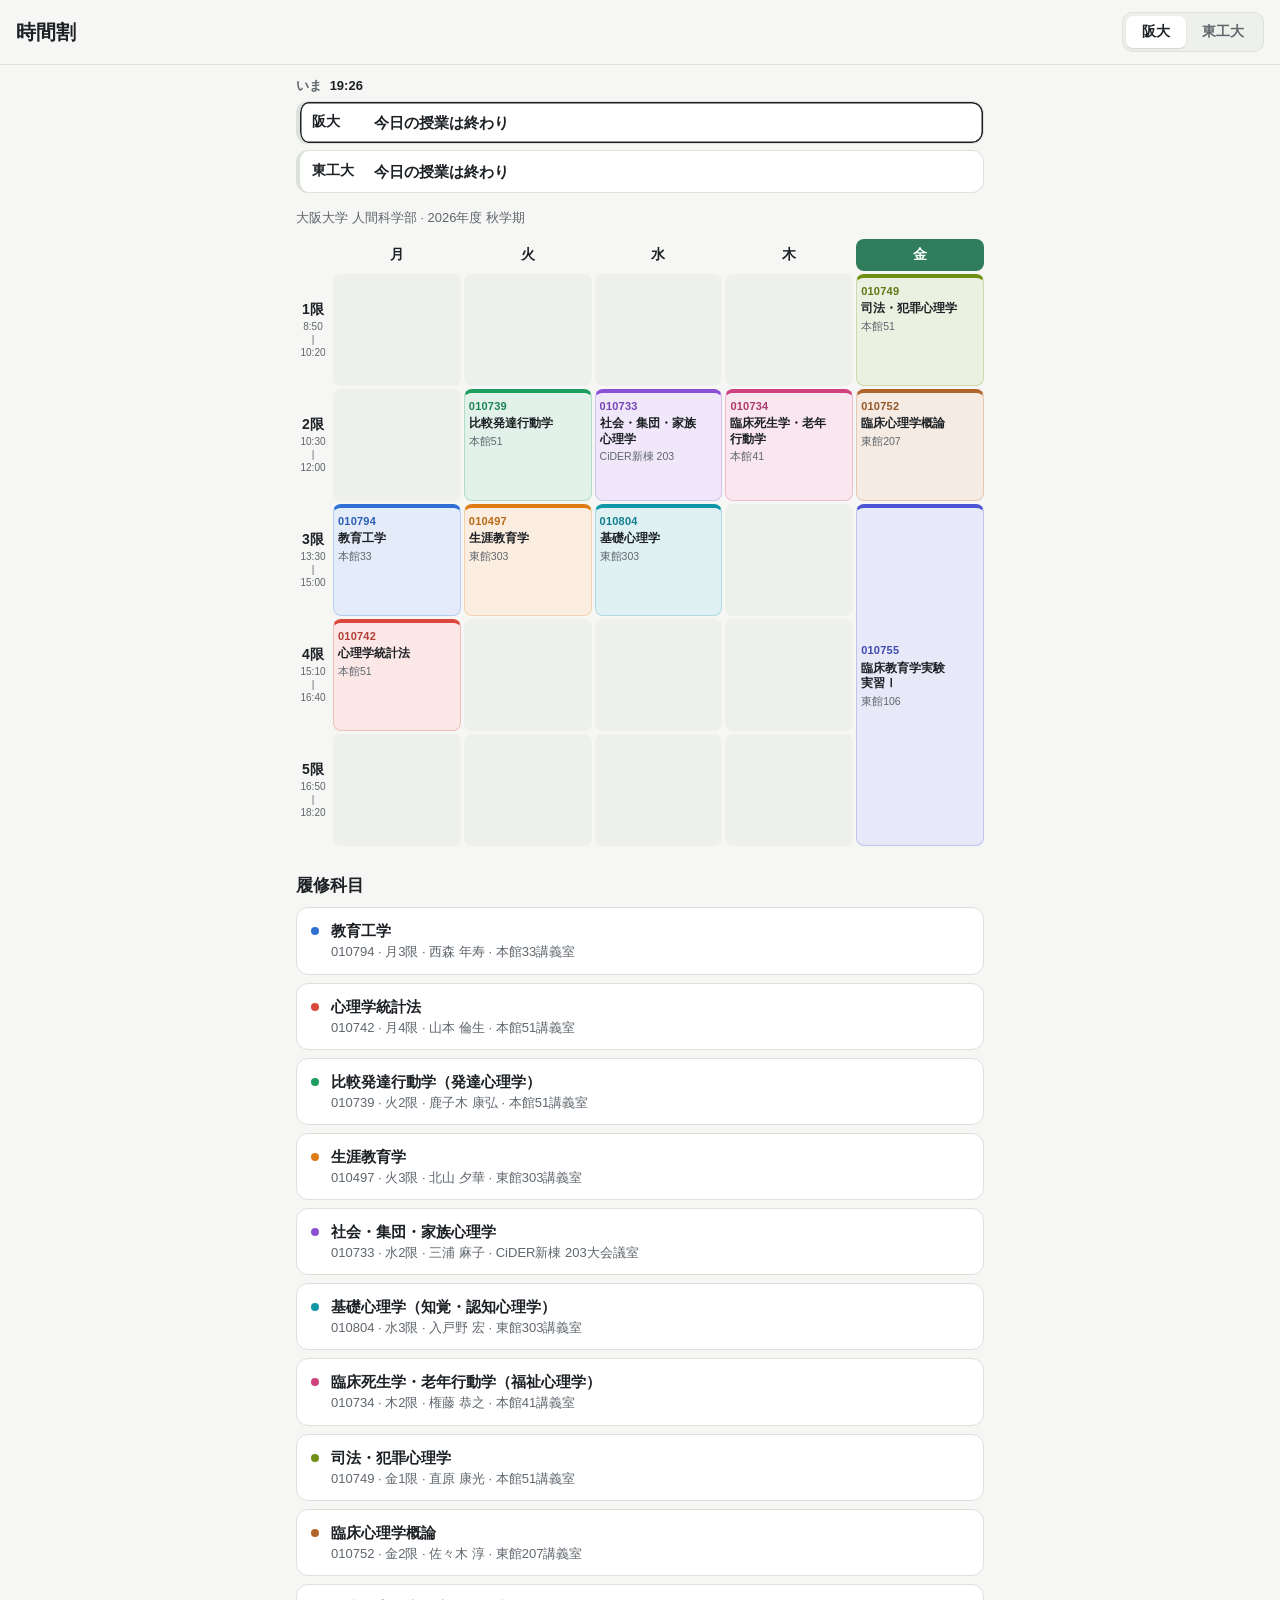
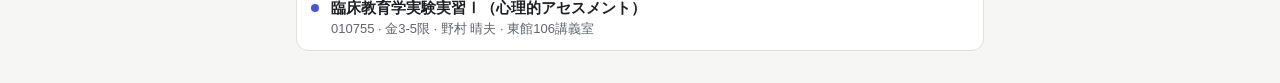
<file: index.html>
<!doctype html>
<html lang="ja">
<head>
  <meta charset="utf-8">
  <meta name="viewport" content="width=device-width, initial-scale=1, maximum-scale=1, user-scalable=no, viewport-fit=cover">
  <title>ふたりの時間割</title>
  <meta name="theme-color" content="#f6f7f5" media="(prefers-color-scheme: light)">
  <meta name="theme-color" content="#16181a" media="(prefers-color-scheme: dark)">
  <meta name="apple-mobile-web-app-capable" content="yes">
  <meta name="apple-mobile-web-app-title" content="時間割">
  <meta name="apple-mobile-web-app-status-bar-style" content="default">
  <link rel="manifest" href="manifest.webmanifest">
  <link rel="icon" href="icon-192.png">
  <link rel="apple-touch-icon" href="icon-192.png">
  <link rel="stylesheet" href="style.css">
</head>
<body>
  <header class="top">
    <h1>時間割</h1>
    <nav class="tabs" role="tablist" id="tabs"></nav>
  </header>

  <main>
    <section class="now" id="now" aria-live="polite"></section>
    <p class="meta" id="meta"></p>
    <section class="grid" id="grid" aria-label="時間割表"></section>

    <h2>履修科目</h2>
    <ul class="list" id="list"></ul>
  </main>

  <script src="data.js"></script>
  <script src="app.js"></script>
</body>
</html>
</file>
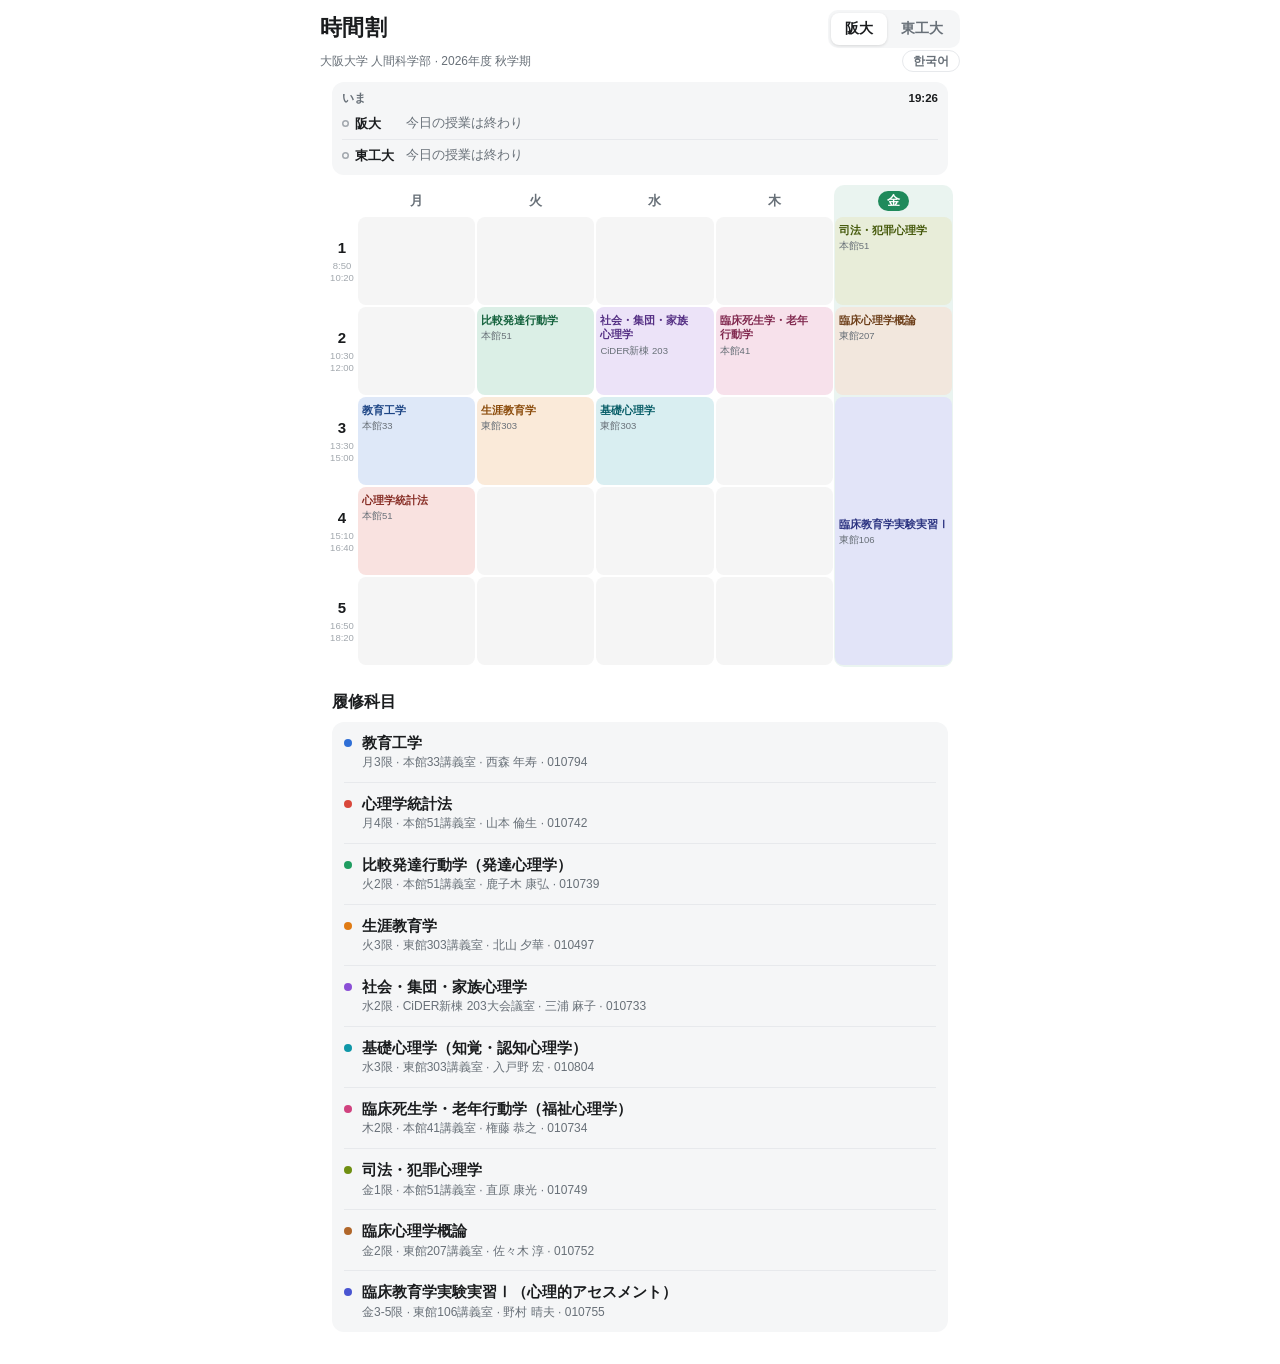
<file: draft/index.html>
<!doctype html>
<html lang="ja">
<head>
  <meta charset="utf-8">
  <meta name="viewport" content="width=device-width, initial-scale=1, maximum-scale=1, user-scalable=no, viewport-fit=cover">
  <title>ふたりの時間割 デザイン案</title>
  <meta name="theme-color" content="#ffffff" media="(prefers-color-scheme: light)">
  <meta name="theme-color" content="#141416" media="(prefers-color-scheme: dark)">
  <link rel="icon" href="../icon-192.png">
  <link rel="stylesheet" href="style.css">
</head>
<body>
  <header class="top">
    <div class="top-row">
      <h1 id="title">時間割</h1>
      <nav class="tabs" role="tablist" id="tabs"></nav>
    </div>
    <div class="meta-row">
      <p class="meta" id="meta"></p>
      <button class="lang" id="lang" type="button">한국어</button>
    </div>
  </header>

  <main>
    <section class="now" id="now" aria-live="polite"></section>
    <section class="grid" id="grid" aria-label="時間割表"></section>

    <h2 id="list-title">履修科目</h2>
    <ul class="list" id="list"></ul>
  </main>

  <script src="../data.js"></script>
  <script src="app.js"></script>
</body>
</html>
</file>
<file: style.css>
:root {
  --bg: #f6f7f5;
  --surface: #ffffff;
  --cell: #eef0ec;
  --text: #1d2125;
  --sub: #5f666d;
  --line: #dde1dc;
  --accent: #2f7d5b;
  --accent-soft: #e2efe8;
  --tint: 13%;
}

@media (prefers-color-scheme: dark) {
  :root:not([data-theme="light"]) {
    --bg: #16181a;
    --surface: #1f2225;
    --cell: #1b1e20;
    --text: #e7e9ea;
    --sub: #9aa1a7;
    --line: #2d3236;
    --accent: #5bb38a;
    --accent-soft: #23362d;
    --tint: 22%;
  }
}
:root[data-theme="dark"] {
  --bg: #16181a;
  --surface: #1f2225;
  --cell: #1b1e20;
  --text: #e7e9ea;
  --sub: #9aa1a7;
  --line: #2d3236;
  --accent: #5bb38a;
  --accent-soft: #23362d;
  --tint: 22%;
}

* { box-sizing: border-box; }

html, body {
  margin: 0;
  overflow-x: clip;
  overscroll-behavior: none;
  touch-action: pan-y; /* ピンチ拡大とダブルタップ拡大を止める */
}

body {
  background: var(--bg);
  color: var(--text);
  font-family: -apple-system, BlinkMacSystemFont, "Hiragino Sans", "Hiragino Kaku Gothic ProN", "Noto Sans JP", "Yu Gothic UI", Meiryo, sans-serif;
  font-size: 15px;
  line-height: 1.4;
  -webkit-text-size-adjust: 100%;
}

.top {
  position: sticky;
  top: 0;
  z-index: 2;
  display: flex;
  align-items: center;
  justify-content: space-between;
  gap: 12px;
  padding: calc(env(safe-area-inset-top) + 12px) 16px 12px;
  background: var(--bg);
  border-bottom: 1px solid var(--line);
}

h1 { margin: 0; font-size: 20px; font-weight: 700; }

.tabs {
  display: flex;
  padding: 3px;
  border-radius: 10px;
  background: var(--cell);
  border: 1px solid var(--line);
}
.tabs button {
  appearance: none;
  border: 0;
  background: transparent;
  color: var(--sub);
  font: inherit;
  font-size: 14px;
  font-weight: 600;
  padding: 6px 16px;
  border-radius: 7px;
  cursor: pointer;
}
.tabs button[aria-selected="true"] {
  background: var(--surface);
  color: var(--text);
  box-shadow: 0 1px 2px rgba(0, 0, 0, .12);
}

main {
  max-width: 720px;
  margin: 0 auto;
  padding: 12px 16px calc(env(safe-area-inset-bottom) + 32px);
}

/* いま */
.now {
  display: grid;
  gap: 6px;
  margin-bottom: 16px;
}
.now-head { color: var(--sub); font-size: 13px; font-weight: 600; }
.now-head time { color: var(--text); font-variant-numeric: tabular-nums; margin-left: 4px; }
.now-row {
  appearance: none;
  display: grid;
  grid-template-columns: 52px 1fr;
  align-items: center;
  gap: 10px;
  width: 100%;
  padding: 10px 12px;
  border-radius: 12px;
  border: 1px solid var(--line);
  border-left: 4px solid var(--c);
  background: var(--surface);
  color: var(--text);
  font: inherit;
  text-align: left;
  cursor: pointer;
}
.now-row.in { background: color-mix(in srgb, var(--c) var(--tint), var(--surface)); }
.now-row.active { box-shadow: 0 0 0 1.5px var(--text) inset; }
.now-row .who { font-weight: 700; font-size: 14px; }
.now-row .what { display: grid; gap: 2px; min-width: 0; }
.now-row .main { font-weight: 600; display: flex; align-items: center; gap: 6px; flex-wrap: wrap; }
.now-row .sub { color: var(--sub); font-size: 12.5px; }
.badge {
  font-size: 10.5px;
  font-weight: 700;
  padding: 1px 6px;
  border-radius: 999px;
  background: var(--c);
  color: #fff;
}

.meta { margin: 0 0 12px; color: var(--sub); font-size: 13px; }

/* 時間割グリッド */
.grid {
  display: grid;
  grid-template-columns: 34px repeat(5, minmax(0, 1fr));
  grid-auto-rows: auto;
  gap: 3px;
}
.grid .day {
  text-align: center;
  font-weight: 600;
  font-size: 14px;
  padding: 6px 0;
  border-radius: 8px;
}
.grid .day.today { background: var(--accent); color: #fff; }

.grid .period {
  display: flex;
  flex-direction: column;
  align-items: center;
  justify-content: center;
  min-height: 112px;
  color: var(--sub);
  font-size: 10px;
  line-height: 1.3;
  text-align: center;
}
.grid .period b { color: var(--text); font-size: 14px; margin-bottom: 2px; }

.grid .empty { background: var(--cell); border-radius: 8px; }

.card {
  position: relative;
  display: flex;
  flex-direction: column;
  gap: 2px;
  min-width: 0;
  padding: 6px 4px;
  border-radius: 8px;
  background: color-mix(in srgb, var(--c) var(--tint), var(--surface));
  border: 1px solid color-mix(in srgb, var(--c) 35%, var(--surface));
  border-top: 4px solid var(--c);
  overflow: hidden;
}
.card .code { color: color-mix(in srgb, var(--c) 80%, var(--text)); font-size: 11px; font-weight: 700; letter-spacing: .02em; }
.card .name {
  font-size: 12px;
  font-weight: 600;
  line-height: 1.3;
  word-break: keep-all;
  line-break: strict;
  overflow-wrap: anywhere;
}
.card .room {
  color: var(--sub);
  font-size: 10.5px;
  word-break: keep-all;
  overflow-wrap: anywhere;
}
.card.long { justify-content: center; }
.card.now { box-shadow: 0 0 0 2px var(--c); }

.card.tentative, .card.either {
  border-style: dashed;
  border-top-style: solid;
  border-color: var(--c);
  background: color-mix(in srgb, var(--c) 6%, var(--surface));
}
.card .flag {
  align-self: flex-start;
  font-size: 9.5px;
  font-weight: 700;
  white-space: nowrap;
  padding: 0 3px;
  border-radius: 4px;
  border: 1px solid var(--sub);
  color: var(--sub);
}

/* 履修科目リスト */
h2 { font-size: 17px; margin: 28px 0 10px; }

.list { list-style: none; margin: 0; padding: 0; display: grid; gap: 8px; }
.list li {
  display: grid;
  grid-template-columns: 8px 1fr;
  column-gap: 12px;
  align-items: start;
  padding: 12px 14px;
  border-radius: 12px;
  background: var(--surface);
  border: 1px solid var(--line);
}
.list .dot { width: 8px; height: 8px; border-radius: 50%; margin-top: 7px; background: var(--c); }
.list .title { font-weight: 600; }
.list .flag { font-size: 11px; color: var(--sub); border: 1px solid var(--sub); border-radius: 4px; padding: 0 4px; margin-left: 6px; vertical-align: 2px; }
.list .detail { color: var(--sub); font-size: 13px; margin-top: 2px; }
</file>
<file: draft/style.css>
:root {
  --bg: #ffffff;
  --panel: #f5f6f7;
  --slot: rgba(24, 28, 32, .045);
  --text: #1a1c1e;
  --sub: #687078;
  --faint: #a2a8ae;
  --line: #e7e9ec;
  --accent: #1f8a5b;
  --fill: 16%;      /* 授業カードの塗りの濃さ */
  --ink-mix: 62%;   /* 授業名の文字色（科目の色をどれだけ残すか） */
  --ink-base: #000;
  color-scheme: light;
}

@media (prefers-color-scheme: dark) {
  :root:not([data-theme="light"]) {
    --bg: #141416;
    --panel: #1d1e21;
    --slot: rgba(255, 255, 255, .05);
    --text: #eceef0;
    --sub: #9aa1a8;
    --faint: #62676d;
    --line: #2a2c30;
    --accent: #4cc38a;
    --fill: 26%;
    --ink-mix: 50%;
    --ink-base: #fff;
    color-scheme: dark;
  }
}
:root[data-theme="dark"] {
  --bg: #141416;
  --panel: #1d1e21;
  --slot: rgba(255, 255, 255, .05);
  --text: #eceef0;
  --sub: #9aa1a8;
  --faint: #62676d;
  --line: #2a2c30;
  --accent: #4cc38a;
  --fill: 26%;
  --ink-mix: 50%;
  --ink-base: #fff;
  color-scheme: dark;
}

* { box-sizing: border-box; }

html, body {
  margin: 0;
  overflow-x: clip;
  overscroll-behavior: none;
  touch-action: pan-y; /* ピンチ拡大とダブルタップ拡大を止める */
}

body {
  background: var(--bg);
  color: var(--text);
  font-family: -apple-system, BlinkMacSystemFont, "Hiragino Sans", "Hiragino Kaku Gothic ProN", "Noto Sans JP", "Yu Gothic UI", Meiryo, sans-serif;
  font-size: 15px;
  line-height: 1.4;
  -webkit-text-size-adjust: 100%;
  -webkit-tap-highlight-color: transparent;
}
html:lang(ko) body {
  font-family: -apple-system, BlinkMacSystemFont, "Apple SD Gothic Neo", "Noto Sans KR", "Malgun Gothic", "Hiragino Sans", sans-serif;
}

button { font: inherit; color: inherit; }

/* 見出しとタブ */
.top {
  position: sticky;
  top: 0;
  z-index: 10;
  padding: calc(env(safe-area-inset-top) + 10px) 12px 8px;
  background: var(--bg);
}
.top > * { max-width: 640px; margin-inline: auto; }
.top-row { display: flex; align-items: center; justify-content: space-between; gap: 12px; }
h1 { margin: 0; font-size: 22px; font-weight: 800; letter-spacing: .02em; }
.meta-row { display: flex; align-items: center; justify-content: space-between; gap: 8px; margin-top: 2px; }
.meta { margin: 0; min-width: 0; font-size: 12px; color: var(--sub); }
.lang {
  appearance: none;
  flex: none;
  padding: 2px 10px;
  border: 1px solid var(--line);
  border-radius: 999px;
  background: transparent;
  color: var(--sub);
  font-size: 12px;
  font-weight: 600;
  cursor: pointer;
}

.tabs { display: flex; padding: 3px; border-radius: 10px; background: var(--panel); }
.tabs button {
  appearance: none;
  border: 0;
  background: transparent;
  color: var(--sub);
  font-size: 14px;
  font-weight: 700;
  padding: 6px 14px;
  border-radius: 8px;
  cursor: pointer;
}
.tabs button[aria-selected="true"] {
  background: var(--bg);
  color: var(--text);
  box-shadow: 0 1px 3px rgba(0, 0, 0, .12);
}

main {
  max-width: 640px;
  margin: 0 auto;
  padding: 0 8px calc(env(safe-area-inset-bottom) + 32px);
}

/* いま */
.now {
  display: grid;
  margin: 2px 4px 12px;
  padding: 8px 10px 4px;
  border-radius: 12px;
  background: var(--panel);
}
.now-head {
  display: flex;
  justify-content: space-between;
  padding-bottom: 2px;
  font-size: 11.5px;
  font-weight: 700;
  color: var(--sub);
}
.now-head time { color: var(--text); font-variant-numeric: tabular-nums; }
.now-row {
  appearance: none;
  display: grid;
  grid-template-columns: minmax(56px, auto) 1fr auto;
  align-items: baseline;
  gap: 8px;
  padding: 6px 0;
  border: 0;
  background: transparent;
  text-align: left;
  cursor: pointer;
}
.now-row + .now-row { border-top: 1px solid var(--line); }
.who { display: inline-flex; align-items: center; gap: 6px; font-size: 13px; font-weight: 700; white-space: nowrap; }
.who::before {
  content: "";
  flex: none;
  width: 7px;
  height: 7px;
  border-radius: 50%;
  box-shadow: inset 0 0 0 1.5px var(--faint);
}
.now-row.in .who::before { background: var(--c); box-shadow: none; }
.what { min-width: 0; font-size: 13px; line-height: 1.45; }
.what .dim { color: var(--sub); }
.sep { margin: 0 4px; color: var(--faint); }
.nw { white-space: nowrap; }
.when { font-size: 12px; color: var(--sub); white-space: nowrap; font-variant-numeric: tabular-nums; }

/* 時間割表 */
.grid {
  display: grid;
  grid-template-columns: 28px repeat(5, minmax(0, 1fr));
  gap: 2px;
}
.today-col {
  margin: -2px -1px;
  border-radius: 10px;
  background: color-mix(in srgb, var(--accent) 9%, transparent);
}
.day, .period, .slot, .card { position: relative; z-index: 1; }

.day { display: grid; place-items: center; font-size: 13px; font-weight: 700; color: var(--sub); }
.day.today span { padding: 1px 9px; border-radius: 999px; background: var(--accent); color: #fff; }

.period {
  display: flex;
  flex-direction: column;
  align-items: center;
  justify-content: center;
  gap: 1px;
  text-align: center;
  font-size: 9.5px;
  line-height: 1.2;
  color: var(--faint);
  font-variant-numeric: tabular-nums;
}
.period b { margin-bottom: 2px; font-size: 15px; color: var(--text); }
.period.cur b { color: var(--accent); }

.slot { border-radius: 8px; background: var(--slot); }
.slot.in-today { background: transparent; }

.card {
  display: flex;
  flex-direction: column;
  gap: 3px;
  min-width: 0;
  padding: 6px 3px 6px 4px;
  border-radius: 8px;
  background: color-mix(in srgb, var(--c) var(--fill), var(--bg));
  color: color-mix(in srgb, var(--c) var(--ink-mix), var(--ink-base));
  overflow: hidden;
}
.card .name {
  font-size: 11px;
  font-weight: 700;
  line-height: 1.3;
  word-break: keep-all;
  line-break: strict;
  overflow-wrap: anywhere;
}
.card .room {
  font-size: 9.5px;
  line-height: 1.25;
  color: var(--sub);
  word-break: keep-all;
  overflow-wrap: anywhere;
}
html:lang(ko) .card .name { font-size: 10.5px; }
.card.long { justify-content: center; }
.card.current { box-shadow: 0 0 0 2px var(--c); }

/* 履修科目 */
h2 { margin: 26px 4px 8px; font-size: 16px; }

.list {
  list-style: none;
  margin: 0 4px;
  padding: 0 12px;
  border-radius: 12px;
  background: var(--panel);
}
.list li { display: grid; grid-template-columns: 8px 1fr; column-gap: 10px; padding: 11px 0; }
.list li + li { border-top: 1px solid var(--line); }
.list .dot { width: 8px; height: 8px; margin-top: 6px; border-radius: 50%; background: var(--c); }
.li-main { display: grid; gap: 1px; min-width: 0; }
.li-name { font-weight: 700; font-size: 14.5px; }
.li-sub { font-size: 12px; color: var(--sub); }
</file>
